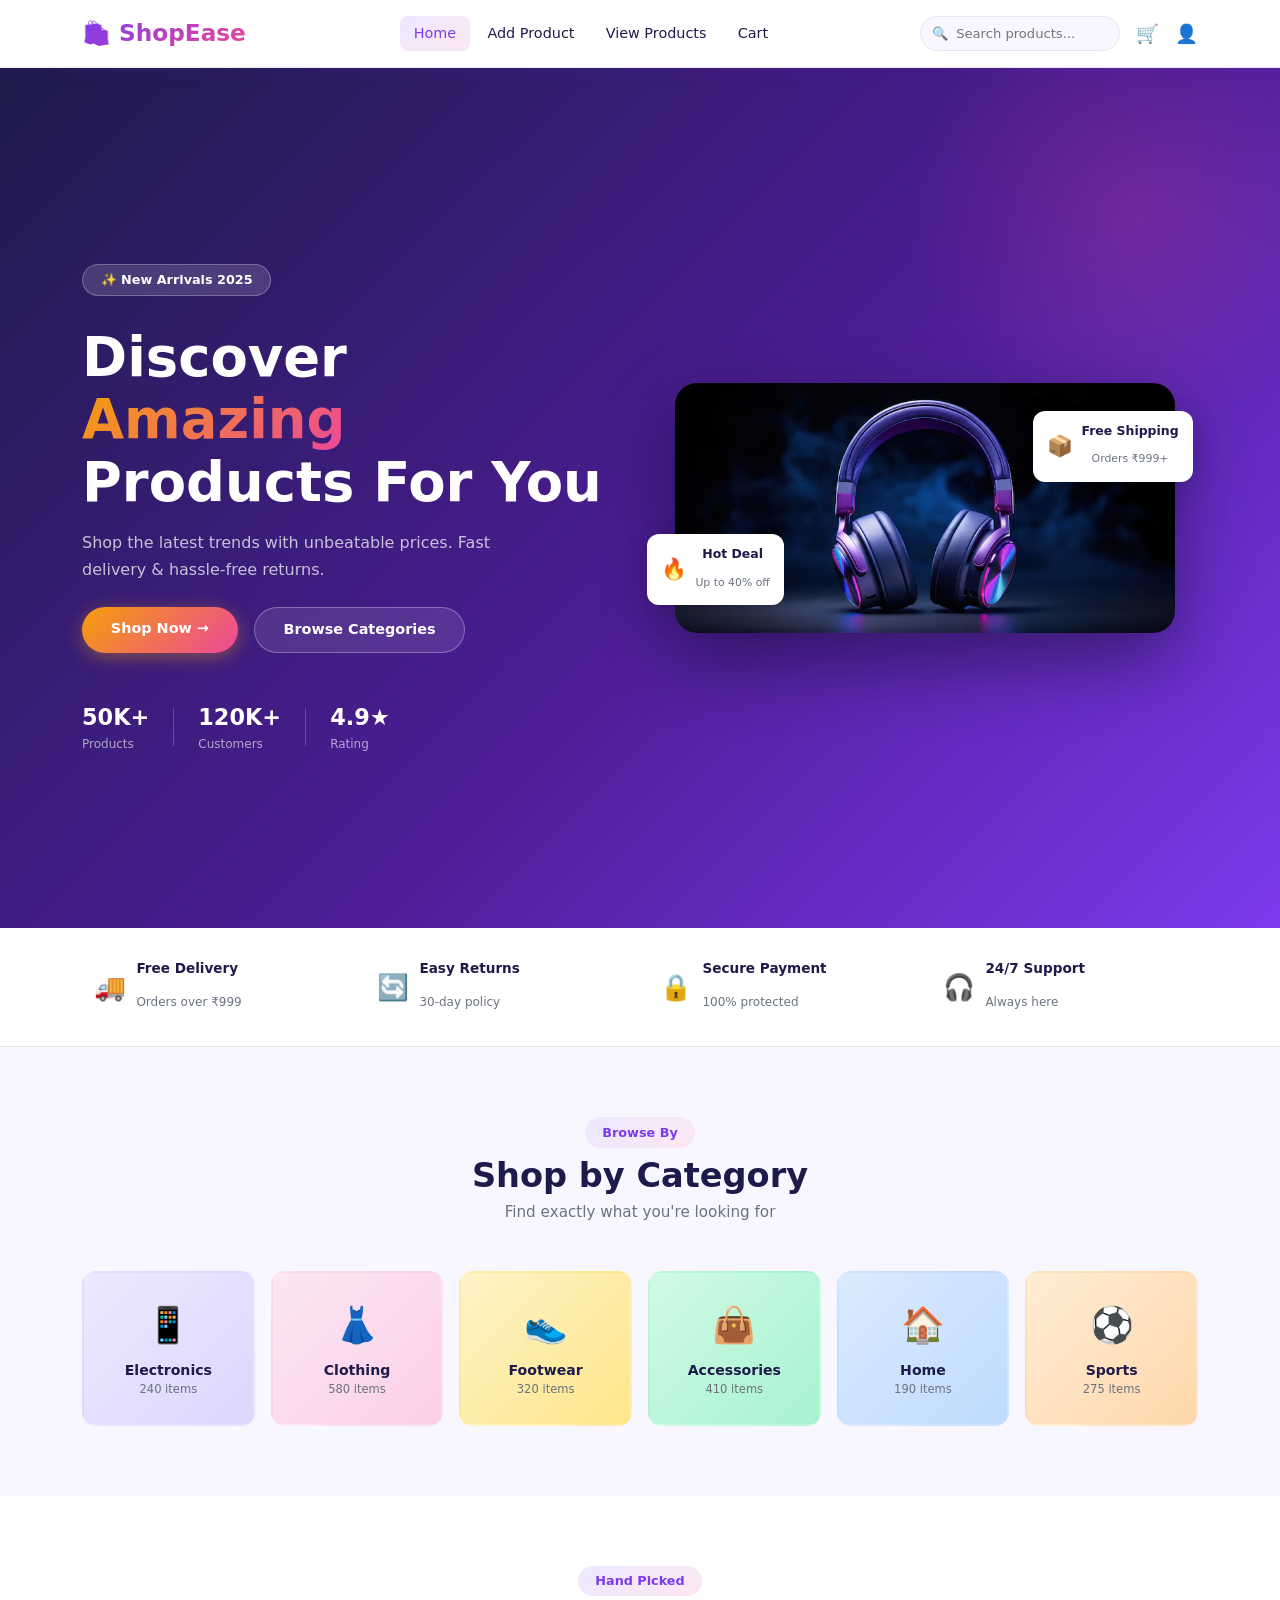
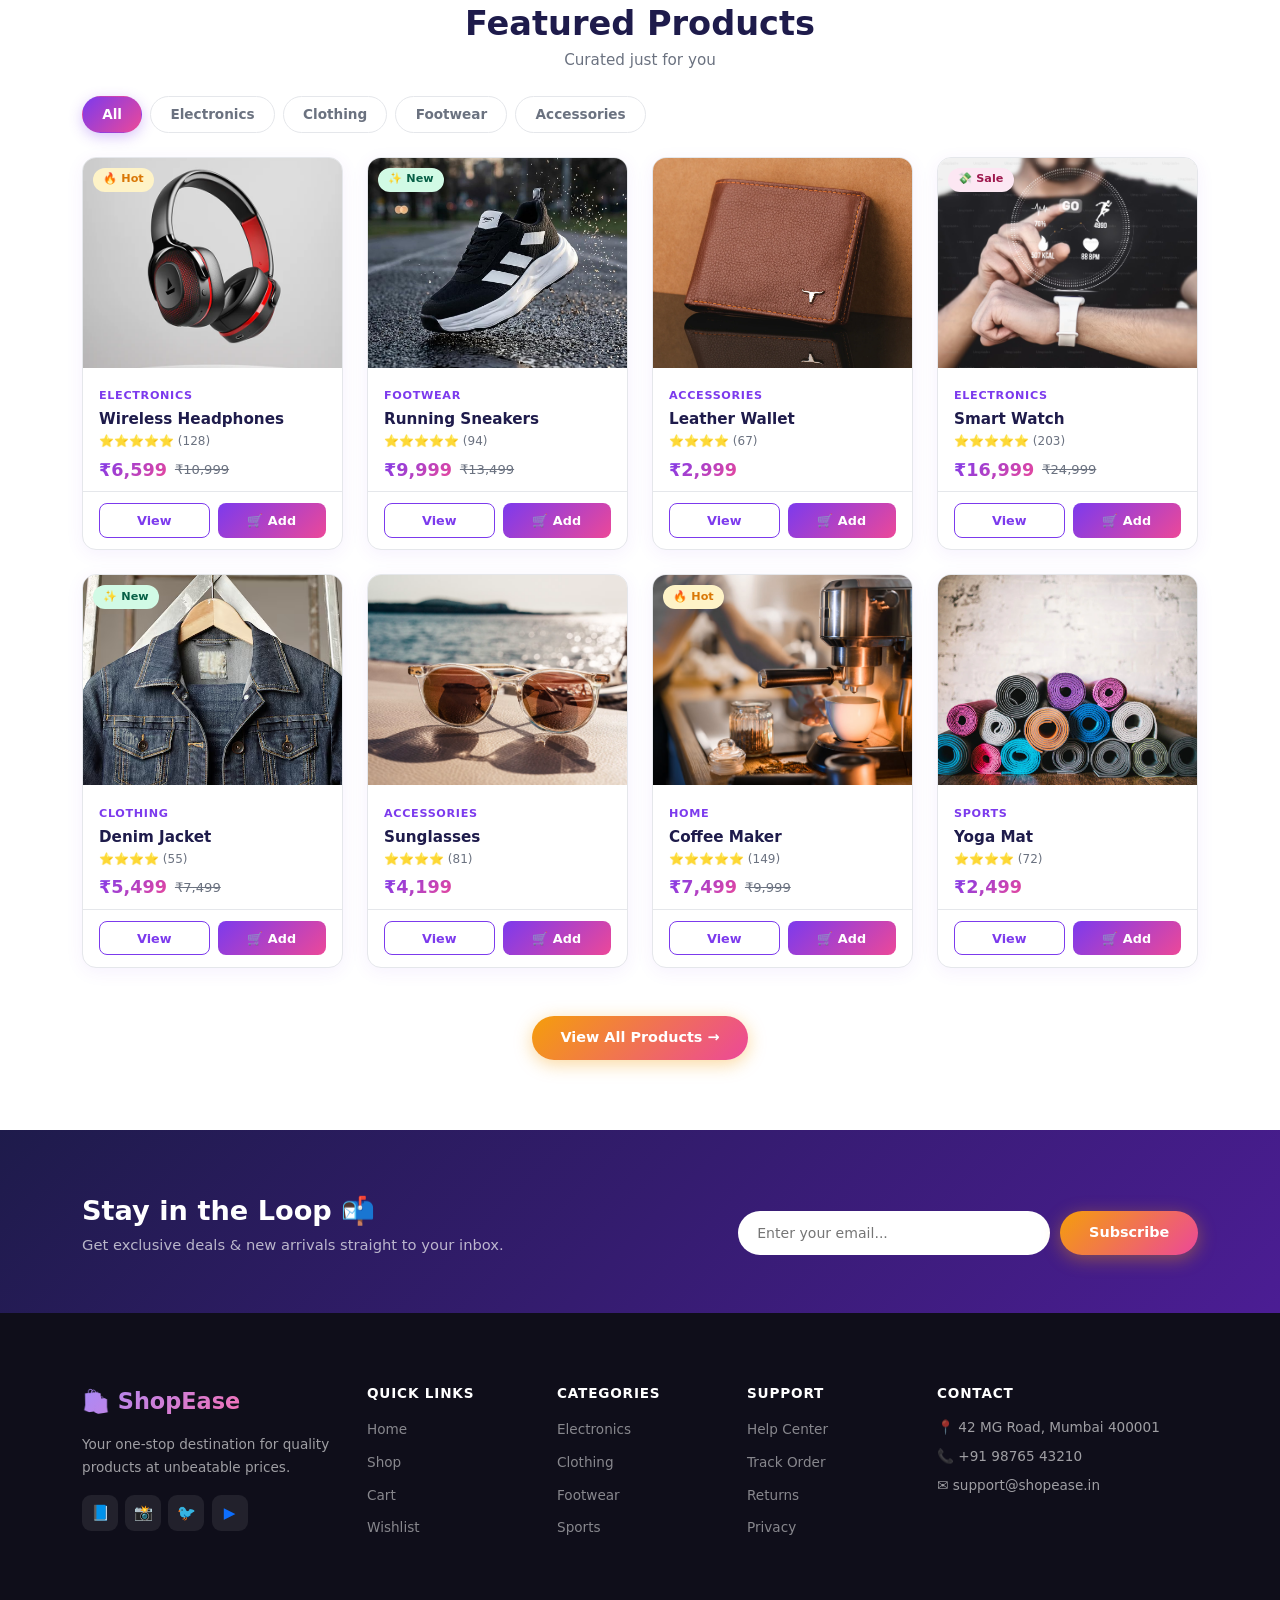
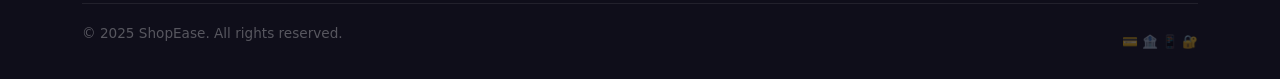
<file: index.html>
<!DOCTYPE html>
<html lang="en">
<head>
  <meta charset="UTF-8" />
  <meta name="viewport" content="width=device-width, initial-scale=1.0" />
  <title>ShopEase – Home</title>
  <link href="https://cdn.jsdelivr.net/npm/bootstrap@5.3.3/dist/css/bootstrap.min.css" rel="stylesheet" />
  <link rel="stylesheet" href="assets/css/style.css" />
</head>
<body>

  <nav class="navbar navbar-expand-lg sticky-top site-nav">
    <div class="container">
      <a class="navbar-brand brand" href="index.html">🛍️ ShopEase</a>
      <button class="navbar-toggler" type="button" data-bs-toggle="collapse" data-bs-target="#navMenu">
        <span class="navbar-toggler-icon"></span>
      </button>
      <div class="collapse navbar-collapse" id="navMenu">
        <ul class="navbar-nav mx-auto gap-1">
          <li class="nav-item"><a class="nav-link active" href="index.html">Home</a></li>
          <li class="nav-item"><a class="nav-link" href="add-product.html">Add Product</a></li>
          <li class="nav-item"><a class="nav-link" href="view-products.html">View Products</a></li>
          <li class="nav-item"><a class="nav-link" href="cart.html">Cart</a></li>
        </ul>
        <div class="d-flex align-items-center gap-3">
          <div class="search-wrap">
            <span>🔍</span>
            <input type="text" placeholder="Search products..." />
          </div>
          <a href="cart.html" class="nav-ico cart-btn">🛒<span class="cbadge" id="cart-badge" style="display:none">0</span></a>
          <a href="#" class="nav-ico">👤</a>
        </div>
      </div>
    </div>
  </nav>

  <section class="hero">
    <div class="container">
      <div class="row align-items-center" style="min-height:80vh">
        <div class="col-lg-6">
          <span class="pill mb-3 d-inline-block">✨ New Arrivals 2025</span>
          <h1>Discover <span class="grad">Amazing</span><br>Products For You</h1>
          <p class="hero-sub">Shop the latest trends with unbeatable prices. Fast delivery &amp; hassle-free returns.</p>
          <div class="d-flex gap-3 mt-4 flex-wrap">
            <a href="#products" class="btn-main">Shop Now →</a>
            <a href="#categories" class="btn-ghost">Browse Categories</a>
          </div>
          <div class="hero-stats mt-5">
            <div><span class="snum">50K+</span><span class="slbl">Products</span></div>
            <div class="sdiv"></div>
            <div><span class="snum">120K+</span><span class="slbl">Customers</span></div>
            <div class="sdiv"></div>
            <div><span class="snum">4.9★</span><span class="slbl">Rating</span></div>
          </div>
        </div>
        <div class="col-lg-6 mt-5 mt-lg-0 text-center">
          <div class="hero-img-wrap">
            <img src="assets/images/hero.jpg" alt="Hero" class="hero-img" />
            <div class="fcard fc1">🔥<div><b>Hot Deal</b><small>Up to 40% off</small></div></div>
            <div class="fcard fc2">📦<div><b>Free Shipping</b><small>Orders ₹999+</small></div></div>
          </div>
        </div>
      </div>
    </div>
  </section>

  <section class="trust-bar">
    <div class="container">
      <div class="row g-3 text-center text-md-start">
        <div class="col-6 col-md-3"><div class="trust-item">🚚<div><b>Free Delivery</b><small>Orders over ₹999</small></div></div></div>
        <div class="col-6 col-md-3"><div class="trust-item">🔄<div><b>Easy Returns</b><small>30-day policy</small></div></div></div>
        <div class="col-6 col-md-3"><div class="trust-item">🔒<div><b>Secure Payment</b><small>100% protected</small></div></div></div>
        <div class="col-6 col-md-3"><div class="trust-item">🎧<div><b>24/7 Support</b><small>Always here</small></div></div></div>
      </div>
    </div>
  </section>

  <section class="sec" id="categories">
    <div class="container">
      <div class="sec-head text-center mb-5">
        <span class="pill">Browse By</span>
        <h2>Shop by Category</h2>
        <p>Find exactly what you're looking for</p>
      </div>
      <div class="row g-3">
        <div class="col-6 col-md-4 col-lg-2"><a href="#" class="cat-card c1">📱<span>Electronics</span><small>240 items</small></a></div>
        <div class="col-6 col-md-4 col-lg-2"><a href="#" class="cat-card c2">👗<span>Clothing</span><small>580 items</small></a></div>
        <div class="col-6 col-md-4 col-lg-2"><a href="#" class="cat-card c3">👟<span>Footwear</span><small>320 items</small></a></div>
        <div class="col-6 col-md-4 col-lg-2"><a href="#" class="cat-card c4">👜<span>Accessories</span><small>410 items</small></a></div>
        <div class="col-6 col-md-4 col-lg-2"><a href="#" class="cat-card c5">🏠<span>Home</span><small>190 items</small></a></div>
        <div class="col-6 col-md-4 col-lg-2"><a href="#" class="cat-card c6">⚽<span>Sports</span><small>275 items</small></a></div>
      </div>
    </div>
  </section>

  <section class="sec sec-white" id="products">
    <div class="container">
      <div class="sec-head text-center mb-4">
        <span class="pill">Hand Picked</span>
        <h2>Featured Products</h2>
        <p>Curated just for you</p>
      </div>
      <div class="filter-tabs mb-4">
        <button class="ftab active" onclick="filter('all',this)">All</button>
        <button class="ftab" onclick="filter('Electronics',this)">Electronics</button>
        <button class="ftab" onclick="filter('Clothing',this)">Clothing</button>
        <button class="ftab" onclick="filter('Footwear',this)">Footwear</button>
        <button class="ftab" onclick="filter('Accessories',this)">Accessories</button>
      </div>
      <div class="row g-4" id="products-grid">

        <div class="col-sm-6 col-lg-3 pcol" data-cat="Electronics">
          <div class="pcard">
            <div class="pimg"><img src="assets/images/headphones.jpg" alt="Headphones"><span class="pbadge hot">🔥 Hot</span><div class="pover"><button>👁</button><button>❤️</button></div></div>
            <div class="pbody"><small>Electronics</small><h6>Wireless Headphones</h6><div class="stars">⭐⭐⭐⭐⭐ <span>(128)</span></div><div class="prices"><b>₹6,599</b><s>₹10,999</s></div></div>
            <div class="pfooter"><a href="single-product.html?id=p1" class="btn-out">View</a><button class="btn-add" onclick="addToCart('p1','Wireless Headphones',6599)">🛒 Add</button></div>
          </div>
        </div>

        <div class="col-sm-6 col-lg-3 pcol" data-cat="Footwear">
          <div class="pcard">
            <div class="pimg"><img src="assets/images/sneakers.jpg" alt="Sneakers"><span class="pbadge new">✨ New</span><div class="pover"><button>👁</button><button>❤️</button></div></div>
            <div class="pbody"><small>Footwear</small><h6>Running Sneakers</h6><div class="stars">⭐⭐⭐⭐⭐ <span>(94)</span></div><div class="prices"><b>₹9,999</b><s>₹13,499</s></div></div>
            <div class="pfooter"><a href="single-product.html?id=p2" class="btn-out">View</a><button class="btn-add" onclick="addToCart('p2','Running Sneakers',9999)">🛒 Add</button></div>
          </div>
        </div>

        <div class="col-sm-6 col-lg-3 pcol" data-cat="Accessories">
          <div class="pcard">
            <div class="pimg"><img src="assets/images/wallet.jpg" alt="Wallet"><div class="pover"><button>👁</button><button>❤️</button></div></div>
            <div class="pbody"><small>Accessories</small><h6>Leather Wallet</h6><div class="stars">⭐⭐⭐⭐ <span>(67)</span></div><div class="prices"><b>₹2,999</b></div></div>
            <div class="pfooter"><a href="single-product.html?id=p3" class="btn-out">View</a><button class="btn-add" onclick="addToCart('p3','Leather Wallet',2999)">🛒 Add</button></div>
          </div>
        </div>

        <div class="col-sm-6 col-lg-3 pcol" data-cat="Electronics">
          <div class="pcard">
            <div class="pimg"><img src="assets/images/smartwatch.jpg" alt="Watch"><span class="pbadge sale">💸 Sale</span><div class="pover"><button>👁</button><button>❤️</button></div></div>
            <div class="pbody"><small>Electronics</small><h6>Smart Watch</h6><div class="stars">⭐⭐⭐⭐⭐ <span>(203)</span></div><div class="prices"><b>₹16,999</b><s>₹24,999</s></div></div>
            <div class="pfooter"><a href="single-product.html?id=p4" class="btn-out">View</a><button class="btn-add" onclick="addToCart('p4','Smart Watch',16999)">🛒 Add</button></div>
          </div>
        </div>

        <div class="col-sm-6 col-lg-3 pcol" data-cat="Clothing">
          <div class="pcard">
            <div class="pimg"><img src="assets/images/jacket.jpg" alt="Jacket"><span class="pbadge new">✨ New</span><div class="pover"><button>👁</button><button>❤️</button></div></div>
            <div class="pbody"><small>Clothing</small><h6>Denim Jacket</h6><div class="stars">⭐⭐⭐⭐ <span>(55)</span></div><div class="prices"><b>₹5,499</b><s>₹7,499</s></div></div>
            <div class="pfooter"><a href="single-product.html?id=p5" class="btn-out">View</a><button class="btn-add" onclick="addToCart('p5','Denim Jacket',5499)">🛒 Add</button></div>
          </div>
        </div>

        <div class="col-sm-6 col-lg-3 pcol" data-cat="Accessories">
          <div class="pcard">
            <div class="pimg"><img src="assets/images/sunglasses.jpg" alt="Sunglasses"><div class="pover"><button>👁</button><button>❤️</button></div></div>
            <div class="pbody"><small>Accessories</small><h6>Sunglasses</h6><div class="stars">⭐⭐⭐⭐ <span>(81)</span></div><div class="prices"><b>₹4,199</b></div></div>
            <div class="pfooter"><a href="single-product.html?id=p8" class="btn-out">View</a><button class="btn-add" onclick="addToCart('p8','Sunglasses',4199)">🛒 Add</button></div>
          </div>
        </div>

        <div class="col-sm-6 col-lg-3 pcol" data-cat="Electronics">
          <div class="pcard">
            <div class="pimg"><img src="assets/images/coffee.jpg" alt="Coffee"><span class="pbadge hot">🔥 Hot</span><div class="pover"><button>👁</button><button>❤️</button></div></div>
            <div class="pbody"><small>Home</small><h6>Coffee Maker</h6><div class="stars">⭐⭐⭐⭐⭐ <span>(149)</span></div><div class="prices"><b>₹7,499</b><s>₹9,999</s></div></div>
            <div class="pfooter"><a href="single-product.html?id=p6" class="btn-out">View</a><button class="btn-add" onclick="addToCart('p6','Coffee Maker',7499)">🛒 Add</button></div>
          </div>
        </div>

        <div class="col-sm-6 col-lg-3 pcol" data-cat="Footwear">
          <div class="pcard">
            <div class="pimg"><img src="assets/images/yogamat.jpg" alt="Yoga Mat"><div class="pover"><button>👁</button><button>❤️</button></div></div>
            <div class="pbody"><small>Sports</small><h6>Yoga Mat</h6><div class="stars">⭐⭐⭐⭐ <span>(72)</span></div><div class="prices"><b>₹2,499</b></div></div>
            <div class="pfooter"><a href="single-product.html?id=p7" class="btn-out">View</a><button class="btn-add" onclick="addToCart('p7','Yoga Mat',2499)">🛒 Add</button></div>
          </div>
        </div>

      </div>
      <div class="text-center mt-5"><a href="view-products.html" class="btn-main">View All Products →</a></div>
    </div>
  </section>

  <section class="newsletter">
    <div class="container">
      <div class="nl-box">
        <div><h2>Stay in the Loop 📬</h2><p>Get exclusive deals &amp; new arrivals straight to your inbox.</p></div>
        <form onsubmit="subscribe(event)">
          <input type="email" placeholder="Enter your email..." required />
          <button type="submit" class="btn-main">Subscribe</button>
        </form>
      </div>
    </div>
  </section>

  <footer class="site-footer">
    <div class="container">
      <div class="row g-4 py-5">
        <div class="col-lg-3 col-md-6">
          <div class="fbrand">🛍️ ShopEase</div>
          <p>Your one-stop destination for quality products at unbeatable prices.</p>
          <div class="socials">
            <a href="#">📘</a><a href="#">📸</a><a href="#">🐦</a><a href="#">▶️</a>
          </div>
        </div>
        <div class="col-lg-2 col-6">
          <h6>Quick Links</h6>
          <ul><li><a href="index.html">Home</a></li><li><a href="view-products.html">Shop</a></li><li><a href="cart.html">Cart</a></li><li><a href="#">Wishlist</a></li></ul>
        </div>
        <div class="col-lg-2 col-6">
          <h6>Categories</h6>
          <ul><li><a href="#">Electronics</a></li><li><a href="#">Clothing</a></li><li><a href="#">Footwear</a></li><li><a href="#">Sports</a></li></ul>
        </div>
        <div class="col-lg-2 col-6">
          <h6>Support</h6>
          <ul><li><a href="#">Help Center</a></li><li><a href="#">Track Order</a></li><li><a href="#">Returns</a></li><li><a href="#">Privacy</a></li></ul>
        </div>
        <div class="col-lg-3 col-6">
          <h6>Contact</h6>
          <ul class="contact-list">
            <li>📍 42 MG Road, Mumbai 400001</li>
            <li>📞 +91 98765 43210</li>
            <li>✉️ support@shopease.in</li>
          </ul>
        </div>
      </div>
      <div class="fbot">
        <p>© 2025 ShopEase. All rights reserved.</p>
        <div>💳 🏦 📱 🔐</div>
      </div>
    </div>
  </footer>

  <div id="toasts"></div>
  <button class="btt" id="btt" onclick="scrollTo({top:0,behavior:'smooth'})">↑</button>

  <script src="https://cdn.jsdelivr.net/npm/bootstrap@5.3.3/dist/js/bootstrap.bundle.min.js"></script>
  <script>
    const getCart = () => JSON.parse(localStorage.getItem('ec_cart') || '[]');
    const saveCart = c => localStorage.setItem('ec_cart', JSON.stringify(c));

    // Seed hardcoded products into localStorage so single-product.html can load them
    const seedProducts = [
      {id:'p1', name:'Wireless Headphones', category:'Electronics', brand:'SoundMax', price:6599, stock:50, status:'active', shortDescription:'Premium wireless headphones with ANC', description:'Experience immersive sound with active noise cancellation, 30-hour battery life, and a lightweight ergonomic design built for all-day comfort. Bluetooth 5.2 connectivity.', image:'assets/images/headphones.jpg'},
      {id:'p2', name:'Running Sneakers', category:'Footwear', brand:'SpeedFit', price:9999, stock:35, status:'active', shortDescription:'Lightweight running shoes for all terrains', description:'Engineered for performance with breathable mesh upper, responsive cushioning, and durable rubber outsole. Perfect for daily runs and gym sessions.', image:'assets/images/sneakers.jpg'},
      {id:'p3', name:'Leather Wallet', category:'Accessories', brand:'CraftHide', price:2999, stock:80, status:'active', shortDescription:'Slim genuine leather bifold wallet', description:'Handcrafted from full-grain leather with RFID blocking technology. Features 6 card slots, 2 cash compartments, and a slim profile that fits any pocket.', image:'assets/images/wallet.jpg'},
      {id:'p4', name:'Smart Watch', category:'Electronics', brand:'TechWrist', price:16999, stock:20, status:'active', shortDescription:'Feature-rich smartwatch with health tracking', description:'Track your fitness goals with heart rate monitoring, SpO2 sensor, GPS, and 7-day battery life. Compatible with Android and iOS. Water resistant up to 50m.', image:'assets/images/smartwatch.jpg'},
      {id:'p5', name:'Denim Jacket', category:'Clothing', brand:'UrbanWear', price:5499, stock:45, status:'active', shortDescription:'Classic denim jacket for all seasons', description:'Premium quality denim jacket with a relaxed fit. Features button closure, chest pockets, and side pockets. Available in multiple washes. Machine washable.', image:'assets/images/jacket.jpg'},
      {id:'p6', name:'Coffee Maker', category:'Home', brand:'BrewMaster', price:7499, stock:30, status:'active', shortDescription:'Automatic drip coffee maker 12-cup', description:'Brew the perfect cup every time with programmable settings, built-in grinder, and thermal carafe that keeps coffee hot for 4 hours. Easy clean removable parts.', image:'assets/images/coffee.jpg'},
      {id:'p7', name:'Yoga Mat', category:'Sports', brand:'ZenFlex', price:2499, stock:60, status:'active', shortDescription:'Non-slip eco-friendly yoga mat 6mm', description:'Made from natural rubber with a non-slip surface on both sides. 6mm thick for joint support. Includes carrying strap. Eco-friendly and sweat-resistant.', image:'assets/images/yogamat.jpg'},
      {id:'p8', name:'Sunglasses', category:'Accessories', brand:'VisionPro', price:4199, stock:55, status:'active', shortDescription:'UV400 polarized sunglasses', description:'Polarized lenses with UV400 protection block 100% of harmful UVA and UVB rays. Lightweight TR90 frame with spring hinges for a comfortable all-day fit.', image:'assets/images/sunglasses.jpg'}
    ];

    (function seedToStorage() {
      if (localStorage.getItem('Products_seeded')) return;
      const stored = JSON.parse(localStorage.getItem('Products')) || [];
      seedProducts.forEach(sp => {
        if (!stored.find(p => p.id === sp.id)) stored.push(sp);
      });
      localStorage.setItem('Products', JSON.stringify(stored));
      localStorage.setItem('Products_seeded', '1');
    })();

    function updateBadge() {
      const n = getCart().reduce((s,i) => s+i.qty, 0);
      const b = document.getElementById('cart-badge');
      b.textContent = n; b.style.display = n ? 'flex' : 'none';
    }

    function addToCart(id, name, price) {
      const sp = seedProducts.find(p => p.id === id);
      const image = sp ? sp.image : '';
      const cart = getCart(), ex = cart.find(i => i.id === id);
      ex ? ex.qty++ : cart.push({id, name, price, image, qty:1});
      saveCart(cart); updateBadge(); toast(`"${name}" added to cart 🛒`);
    }

    function toast(msg) {
      const d = document.createElement('div');
      d.className = 'toast-msg'; d.textContent = msg;
      document.getElementById('toasts').appendChild(d);
      setTimeout(() => d.classList.add('hide'), 2500);
      setTimeout(() => d.remove(), 3000);
    }

    function filter(cat, btn) {
      document.querySelectorAll('.ftab').forEach(b => b.classList.remove('active'));
      btn.classList.add('active');
      document.querySelectorAll('.pcol').forEach(c => c.style.display = (cat==='all'||c.dataset.cat===cat) ? '' : 'none');
    }

    function subscribe(e) { e.preventDefault(); toast('🎉 Subscribed!'); e.target.reset(); }

    window.addEventListener('scroll', () => document.getElementById('btt').classList.toggle('show', scrollY > 400));
    updateBadge();
  </script>
</body>
</html>
</file>
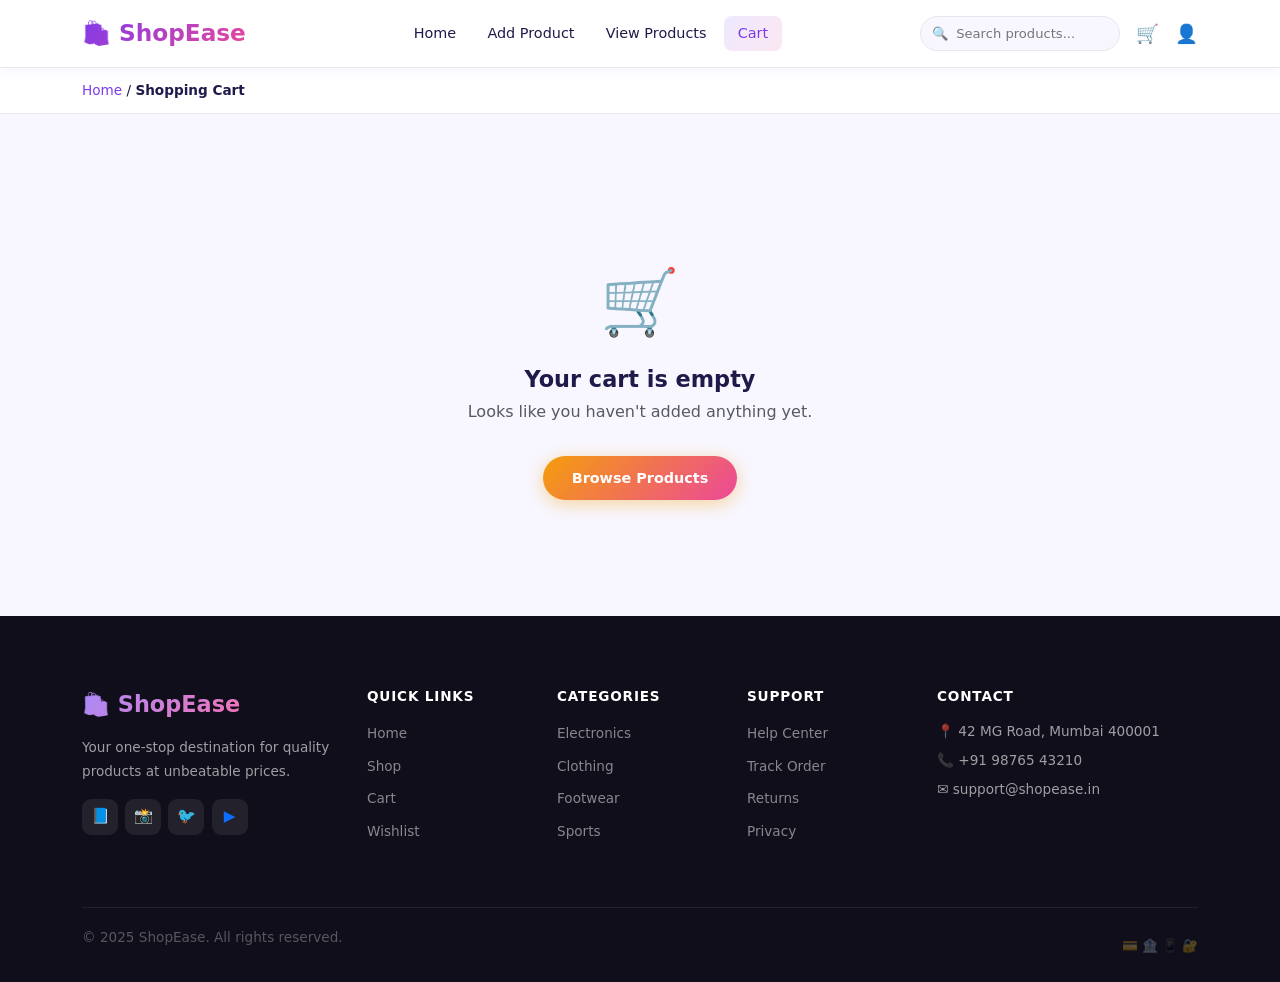
<file: cart.html>
<!DOCTYPE html>
<html lang="en">
<head>
  <meta charset="UTF-8" />
  <meta name="viewport" content="width=device-width, initial-scale=1.0" />
  <title>ShopEase – Cart</title>
  <link href="https://cdn.jsdelivr.net/npm/bootstrap@5.3.3/dist/css/bootstrap.min.css" rel="stylesheet" />
  <link rel="stylesheet" href="assets/css/style.css" />
  <link rel="stylesheet" href="assets/css/cart.css" />
</head>
<body>

  <nav class="navbar navbar-expand-lg sticky-top site-nav">
    <div class="container">
      <a class="navbar-brand brand" href="index.html">🛍️ ShopEase</a>
      <button class="navbar-toggler" type="button" data-bs-toggle="collapse" data-bs-target="#navMenu">
        <span class="navbar-toggler-icon"></span>
      </button>
      <div class="collapse navbar-collapse" id="navMenu">
        <ul class="navbar-nav mx-auto gap-1">
          <li class="nav-item"><a class="nav-link" href="index.html">Home</a></li>
          <li class="nav-item"><a class="nav-link" href="add-product.html">Add Product</a></li>
          <li class="nav-item"><a class="nav-link" href="view-products.html">View Products</a></li>
          <li class="nav-item"><a class="nav-link active" href="cart.html">Cart</a></li>
        </ul>
        <div class="d-flex align-items-center gap-3">
          <div class="search-wrap"><span>🔍</span><input type="text" placeholder="Search products..." /></div>
          <a href="cart.html" class="nav-ico cart-btn active">🛒<span class="cbadge" id="cart-badge" style="display:none">0</span></a>
          <a href="#" class="nav-ico">👤</a>
        </div>
      </div>
    </div>
  </nav>

  <!-- BREADCRUMB -->
  <div class="breadcrumb-bar">
    <div class="container">
      <span><a href="index.html">Home</a> / <strong>Shopping Cart</strong></span>
    </div>
  </div>

  <!-- CART -->
  <section class="sec" id="cart-section">
    <div class="container" id="cart-content"></div>
  </section>

  <!-- FOOTER -->
  <footer class="site-footer">
    <div class="container">
      <div class="row g-4 py-5">
        <div class="col-lg-3 col-md-6">
          <div class="fbrand">🛍️ ShopEase</div>
          <p>Your one-stop destination for quality products at unbeatable prices.</p>
          <div class="socials"><a href="#">📘</a><a href="#">📸</a><a href="#">🐦</a><a href="#">▶️</a></div>
        </div>
        <div class="col-lg-2 col-6"><h6>Quick Links</h6><ul><li><a href="index.html">Home</a></li><li><a href="view-products.html">Shop</a></li><li><a href="cart.html">Cart</a></li><li><a href="#">Wishlist</a></li></ul></div>
        <div class="col-lg-2 col-6"><h6>Categories</h6><ul><li><a href="#">Electronics</a></li><li><a href="#">Clothing</a></li><li><a href="#">Footwear</a></li><li><a href="#">Sports</a></li></ul></div>
        <div class="col-lg-2 col-6"><h6>Support</h6><ul><li><a href="#">Help Center</a></li><li><a href="#">Track Order</a></li><li><a href="#">Returns</a></li><li><a href="#">Privacy</a></li></ul></div>
        <div class="col-lg-3 col-6"><h6>Contact</h6><ul class="contact-list"><li>📍 42 MG Road, Mumbai 400001</li><li>📞 +91 98765 43210</li><li>✉️ support@shopease.in</li></ul></div>
      </div>
      <div class="fbot"><p>© 2025 ShopEase. All rights reserved.</p><div>💳 🏦 📱 🔐</div></div>
    </div>
  </footer>

  <div id="toasts"></div>
  <button class="btt" id="btt" onclick="scrollTo({top:0,behavior:'smooth'})">↑</button>

  <script src="https://cdn.jsdelivr.net/npm/bootstrap@5.3.3/dist/js/bootstrap.bundle.min.js"></script>
  <script>
    const getCart = () => JSON.parse(localStorage.getItem('ec_cart') || '[]');
    const saveCart = c => localStorage.setItem('ec_cart', JSON.stringify(c));

    function updateBadge() {
      const n = getCart().reduce((s,i) => s+i.qty, 0);
      const b = document.getElementById('cart-badge');
      b.textContent = n; b.style.display = n ? 'flex' : 'none';
    }

    function toast(msg, type='success') {
      const d = document.createElement('div');
      d.className = 'toast-msg' + (type==='error' ? ' terror' : '');
      d.textContent = msg;
      document.getElementById('toasts').appendChild(d);
      setTimeout(() => d.classList.add('hide'), 2500);
      setTimeout(() => d.remove(), 3000);
    }

    function renderCart() {
      const cart = getCart();
      updateBadge();
      const content = document.getElementById('cart-content');

      if (!cart.length) {
        content.innerHTML = `
          <div class="empty-box">
            <div class="empty-ico">🛒</div>
            <h4>Your cart is empty</h4>
            <p class="text-muted">Looks like you haven't added anything yet.</p>
            <a href="index.html" class="btn-main mt-3">Browse Products</a>
          </div>`;
        return;
      }

      const subtotal = cart.reduce((s,i) => s + Number(i.price) * i.qty, 0);
      const shipping = subtotal >= 999 ? 0 : 99;
      const tax = Math.round(subtotal * 0.18);
      const total = subtotal + shipping + tax;

      content.innerHTML = `
        <div class="row g-4 align-items-start">
          <div class="col-lg-8">
            <div class="cart-box">
              <div class="cart-head">
                <span>Product</span><span>Price</span><span>Qty</span><span>Total</span><span></span>
              </div>
              ${cart.map(item => `
                <div class="cart-row">
                  <div class="cart-prod">
                    <img src="${item.image || 'https://picsum.photos/80/80?random=' + item.id}" alt="${item.name}" />
                    <div>
                      <div class="cart-name">${item.name}</div>
                      <div class="cart-cat text-muted small">${item.category || ''}</div>
                    </div>
                  </div>
                  <div class="cart-price">₹${Number(item.price).toLocaleString('en-IN')}</div>
                  <div class="qty-wrap">
                    <button onclick="changeQty('${item.id}',-1)">−</button>
                    <span>${item.qty}</span>
                    <button onclick="changeQty('${item.id}',1)">+</button>
                  </div>
                  <div class="cart-total">₹${(Number(item.price)*item.qty).toLocaleString('en-IN')}</div>
                  <button class="cart-del" onclick="removeItem('${item.id}')">🗑</button>
                </div>
              `).join('')}
            </div>
            <div class="d-flex justify-content-between mt-3 flex-wrap gap-2">
              <a href="index.html" class="btn-ghost-dark">← Continue Shopping</a>
              <button class="btn-del-all" onclick="clearCart()">🗑 Clear Cart</button>
            </div>
          </div>

          <div class="col-lg-4">
            <div class="summary-box">
              <h5 class="fw-800 mb-4">Order Summary</h5>
              <div class="sum-row"><span>Subtotal (${cart.reduce((s,i)=>s+i.qty,0)} items)</span><span>₹${subtotal.toLocaleString('en-IN')}</span></div>
              <div class="sum-row"><span>Shipping</span><span>${shipping === 0 ? '<span class="text-success">FREE</span>' : '₹'+shipping}</span></div>
              <div class="sum-row"><span>GST (18%)</span><span>₹${tax.toLocaleString('en-IN')}</span></div>
              ${subtotal < 999 ? `<p class="small text-muted mt-1">Add ₹${(999-subtotal).toLocaleString('en-IN')} more for free shipping!</p>` : ''}
              <div class="sum-total"><span>Total</span><span>₹${total.toLocaleString('en-IN')}</span></div>
              <button class="btn-main w-100 mt-3" onclick="checkout()">Proceed to Checkout →</button>
            </div>
          </div>
        </div>`;
    }

    function changeQty(id, delta) {
      const cart = getCart();
      const item = cart.find(i => i.id == id);
      if (!item) return;
      item.qty += delta;
      if (item.qty <= 0) saveCart(cart.filter(i => i.id != id));
      else saveCart(cart);
      renderCart();
    }

    function removeItem(id) {
      saveCart(getCart().filter(i => i.id != id));
      toast('Item removed', 'error');
      renderCart();
    }

    function clearCart() {
      if (confirm('Remove all items from cart?')) {
        saveCart([]);
        toast('Cart cleared', 'error');
        renderCart();
      }
    }

    function checkout() {
      if (confirm('Proceed to checkout? (Demo)')) {
        saveCart([]);
        toast('🎉 Order placed successfully!');
        renderCart();
      }
    }

    window.addEventListener('scroll', () => document.getElementById('btt').classList.toggle('show', scrollY > 400));
    renderCart();
  </script>
</body>
</html>
</file>
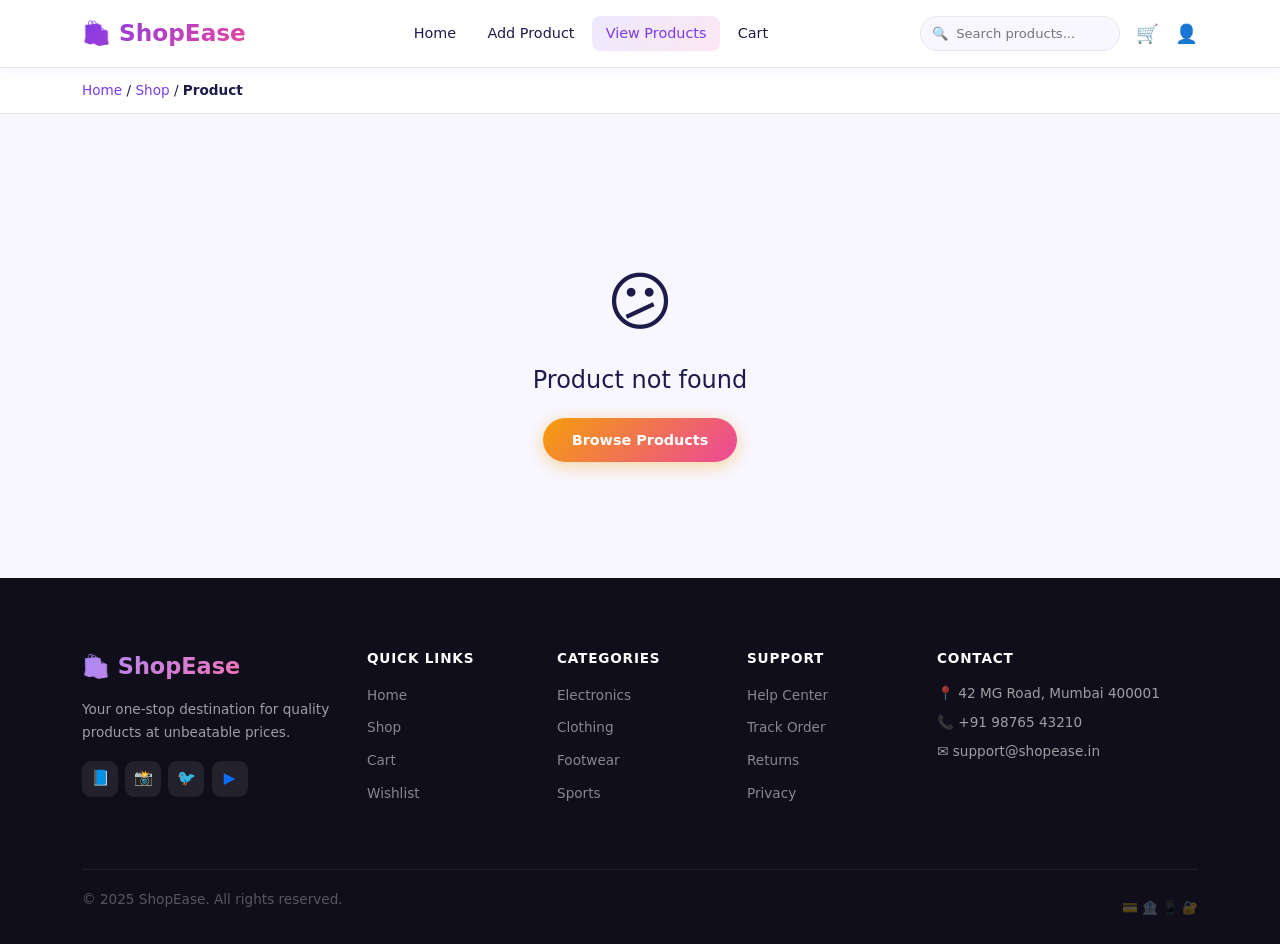
<file: single-product.html>
<!DOCTYPE html>
<html lang="en">
<head>
  <meta charset="UTF-8" />
  <meta name="viewport" content="width=device-width, initial-scale=1.0" />
  <title>ShopEase – Product</title>
  <link href="https://cdn.jsdelivr.net/npm/bootstrap@5.3.3/dist/css/bootstrap.min.css" rel="stylesheet" />
  <link rel="stylesheet" href="assets/css/style.css" />
  <link rel="stylesheet" href="assets/css/single-product.css" />
</head>
<body>

  <nav class="navbar navbar-expand-lg sticky-top site-nav">
    <div class="container">
      <a class="navbar-brand brand" href="index.html">🛍️ ShopEase</a>
      <button class="navbar-toggler" type="button" data-bs-toggle="collapse" data-bs-target="#navMenu">
        <span class="navbar-toggler-icon"></span>
      </button>
      <div class="collapse navbar-collapse" id="navMenu">
        <ul class="navbar-nav mx-auto gap-1">
          <li class="nav-item"><a class="nav-link" href="index.html">Home</a></li>
          <li class="nav-item"><a class="nav-link" href="add-product.html">Add Product</a></li>
          <li class="nav-item"><a class="nav-link active" href="view-products.html">View Products</a></li>
          <li class="nav-item"><a class="nav-link" href="cart.html">Cart</a></li>
        </ul>
        <div class="d-flex align-items-center gap-3">
          <div class="search-wrap"><span>🔍</span><input type="text" placeholder="Search products..." /></div>
          <a href="cart.html" class="nav-ico cart-btn">🛒<span class="cbadge" id="cart-badge" style="display:none">0</span></a>
          <a href="#" class="nav-ico">👤</a>
        </div>
      </div>
    </div>
  </nav>

  <!-- BREADCRUMB -->
  <div class="breadcrumb-bar">
    <div class="container">
      <span><a href="index.html">Home</a> / <a href="view-products.html">Shop</a> / <strong id="bc-name">Product</strong></span>
    </div>
  </div>

  <!-- PRODUCT DETAIL -->
  <section class="sec" id="product-detail">
    <div class="container">
      <div class="text-center py-5 text-muted" id="loading">Loading product...</div>
    </div>
  </section>

  <!-- RELATED PRODUCTS -->
  <section class="sec sec-white" id="related-section" style="display:none">
    <div class="container">
      <div class="sec-head mb-4">
        <span class="pill">You May Also Like</span>
        <h2>Related Products</h2>
      </div>
      <div class="row g-4" id="related-grid"></div>
    </div>
  </section>

  <!-- FOOTER -->
  <footer class="site-footer">
    <div class="container">
      <div class="row g-4 py-5">
        <div class="col-lg-3 col-md-6">
          <div class="fbrand">🛍️ ShopEase</div>
          <p>Your one-stop destination for quality products at unbeatable prices.</p>
          <div class="socials"><a href="#">📘</a><a href="#">📸</a><a href="#">🐦</a><a href="#">▶️</a></div>
        </div>
        <div class="col-lg-2 col-6"><h6>Quick Links</h6><ul><li><a href="index.html">Home</a></li><li><a href="view-products.html">Shop</a></li><li><a href="cart.html">Cart</a></li><li><a href="#">Wishlist</a></li></ul></div>
        <div class="col-lg-2 col-6"><h6>Categories</h6><ul><li><a href="#">Electronics</a></li><li><a href="#">Clothing</a></li><li><a href="#">Footwear</a></li><li><a href="#">Sports</a></li></ul></div>
        <div class="col-lg-2 col-6"><h6>Support</h6><ul><li><a href="#">Help Center</a></li><li><a href="#">Track Order</a></li><li><a href="#">Returns</a></li><li><a href="#">Privacy</a></li></ul></div>
        <div class="col-lg-3 col-6"><h6>Contact</h6><ul class="contact-list"><li>📍 42 MG Road, Mumbai 400001</li><li>📞 +91 98765 43210</li><li>✉️ support@shopease.in</li></ul></div>
      </div>
      <div class="fbot"><p>© 2025 ShopEase. All rights reserved.</p><div>💳 🏦 📱 🔐</div></div>
    </div>
  </footer>

  <div id="toasts"></div>
  <button class="btt" id="btt" onclick="scrollTo({top:0,behavior:'smooth'})">↑</button>

  <script src="https://cdn.jsdelivr.net/npm/bootstrap@5.3.3/dist/js/bootstrap.bundle.min.js"></script>
  <script>
    const getCart = () => JSON.parse(localStorage.getItem('ec_cart') || '[]');
    const saveCart = c => localStorage.setItem('ec_cart', JSON.stringify(c));

    function updateBadge() {
      const n = getCart().reduce((s,i) => s+i.qty, 0);
      const b = document.getElementById('cart-badge');
      b.textContent = n; b.style.display = n ? 'flex' : 'none';
    }

    function toast(msg, type='success') {
      const d = document.createElement('div');
      d.className = 'toast-msg' + (type==='error' ? ' terror' : '');
      d.textContent = msg;
      document.getElementById('toasts').appendChild(d);
      setTimeout(() => d.classList.add('hide'), 2500);
      setTimeout(() => d.remove(), 3000);
    }

    function addToCart(id, name, price, image) {
      const cart = getCart(), ex = cart.find(i => i.id === id);
      ex ? ex.qty++ : cart.push({id, name, price, image, qty:1});
      saveCart(cart); updateBadge(); toast(`"${name}" added to cart 🛒`);
    }

    // Load product
    const params = new URLSearchParams(window.location.search);
    const pId = params.get('id');
    const products = JSON.parse(localStorage.getItem('Products')) || [];
    const product = products.find(p => p.id == pId);
    const section = document.getElementById('product-detail');

    if (!product) {
      section.innerHTML = `<div class="container"><div class="empty-box"><div class="empty-ico">😕</div><h4>Product not found</h4><a href="view-products.html" class="btn-main mt-3">Browse Products</a></div></div>`;
    } else {
      document.title = 'ShopEase – ' + product.name;
      document.getElementById('bc-name').textContent = product.name;

      section.innerHTML = `
        <div class="container">
          <div class="row g-5 align-items-start">
            <div class="col-lg-5">
              <div class="sp-img-wrap">
                <img src="${product.image}" alt="${product.name}" id="main-img" />
              </div>
            </div>
            <div class="col-lg-7">
              <span class="cat-badge mb-2 d-inline-block">${product.category}</span>
              <h2 class="sp-name">${product.name}</h2>
              <div class="sp-rating mb-2">⭐⭐⭐⭐⭐ <span class="text-muted small">(64 reviews)</span></div>
              <div class="sp-price mb-3">₹${Number(product.price).toLocaleString('en-IN')}</div>
              <p class="sp-desc">${product.description || product.shortDescription || ''}</p>
              <div class="sp-meta mb-4">
                <div class="sp-meta-row"><span>Brand</span><span>${product.brand || 'N/A'}</span></div>
                <div class="sp-meta-row"><span>Stock</span><span class="${Number(product.stock) > 5 ? 'text-success' : 'text-danger'}">${product.stock} units</span></div>
                <div class="sp-meta-row"><span>Status</span><span class="status-badge s-${product.status}">${product.status}</span></div>
              </div>
              <div class="d-flex align-items-center gap-3 flex-wrap">
                <div class="qty-wrap">
                  <button onclick="changeQty(-1)">−</button>
                  <input type="number" id="qty" value="1" min="1" max="${product.stock}" />
                  <button onclick="changeQty(1)">+</button>
                </div>
                <button class="btn-main" onclick="addToCartQty()">🛒 Add to Cart</button>
                <a href="add-product.html?id=${product.id}" class="btn-edit">✏️ Edit</a>
                <button class="btn-del" onclick="deleteProduct()">🗑 Delete</button>
              </div>
            </div>
          </div>

          <!-- TABS -->
          <div class="sp-tabs mt-5">
            <div class="tab-nav">
              <button class="stab active" onclick="switchTab('desc',this)">Description</button>
              <button class="stab" onclick="switchTab('info',this)">Additional Info</button>
            </div>
            <div class="tab-body">
              <div id="tab-desc" class="tab-pane active">${product.description || 'No description available.'}</div>
              <div id="tab-info" class="tab-pane" style="display:none">
                <table class="info-table">
                  <tr><th>Brand</th><td>${product.brand || 'N/A'}</td></tr>
                  <tr><th>Category</th><td>${product.category}</td></tr>
                  <tr><th>Stock</th><td>${product.stock} units</td></tr>
                  <tr><th>Status</th><td>${product.status}</td></tr>
                </table>
              </div>
            </div>
          </div>
        </div>
      `;

      // Related products
      const related = products.filter(p => p.category === product.category && p.id !== product.id).slice(0,4);
      if (related.length) {
        document.getElementById('related-section').style.display = '';
        document.getElementById('related-grid').innerHTML = related.map(p => `
          <div class="col-sm-6 col-lg-3">
            <div class="pcard">
              <div class="pimg"><img src="${p.image}" alt="${p.name}" /><div class="pover"><button>👁</button><button>❤️</button></div></div>
              <div class="pbody"><small>${p.category}</small><h6>${p.name}</h6><div class="prices"><b>₹${Number(p.price).toLocaleString('en-IN')}</b></div></div>
              <div class="pfooter"><a href="single-product.html?id=${p.id}" class="btn-out">View</a><button class="btn-add" onclick="addToCart(${p.id},'${p.name}',${p.price},'${p.image}')">🛒 Add</button></div>
            </div>
          </div>
        `).join('');
      }
    }

    function changeQty(delta) {
      const input = document.getElementById('qty');
      if (!input) return;
      const val = Math.max(1, Math.min(Number(product ? product.stock : 99), Number(input.value) + delta));
      input.value = val;
    }

    function addToCartQty() {
      if (!product) return;
      const qty = Number(document.getElementById('qty').value);
      const cart = getCart();
      const ex = cart.find(i => i.id === product.id);
      if (ex) ex.qty += qty;
      else cart.push({id: product.id, name: product.name, price: product.price, image: product.image, qty});
      saveCart(cart); updateBadge(); toast(`"${product.name}" added to cart 🛒`);
    }

    function deleteProduct() {
      if (confirm('Are you sure to Delete this Product..?')) {
        const index = products.findIndex(p => p.id == pId);
        if (index !== -1) products.splice(index, 1);
        localStorage.setItem('Products', JSON.stringify(products));
        saveCart(getCart().filter(i => i.id != pId));
        toast('Product deleted', 'error');
        setTimeout(() => location.href = 'view-products.html', 1000);
      }
    }

    function switchTab(tab, btn) {
      document.querySelectorAll('.stab').forEach(b => b.classList.remove('active'));
      document.querySelectorAll('.tab-pane').forEach(p => p.style.display = 'none');
      btn.classList.add('active');
      document.getElementById('tab-' + tab).style.display = 'block';
    }

    window.addEventListener('scroll', () => document.getElementById('btt').classList.toggle('show', scrollY > 400));
    updateBadge();
  </script>
</body>
</html>
</file>
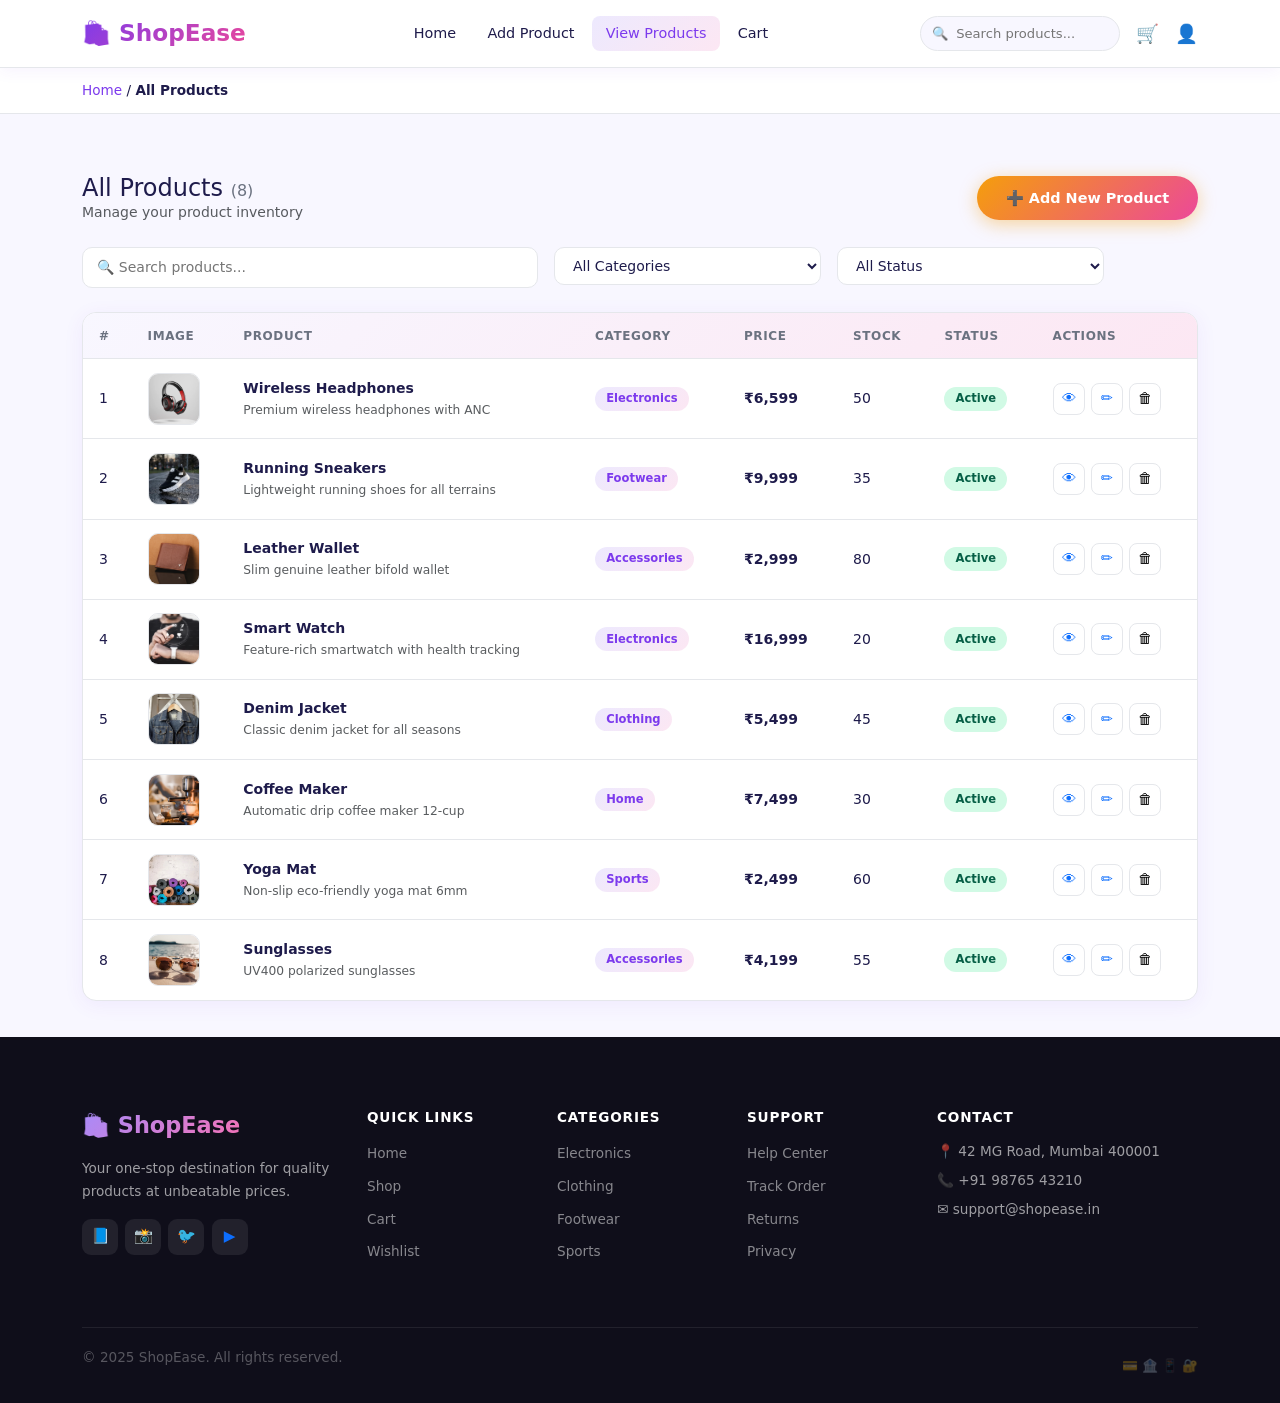
<file: view-products.html>
<!DOCTYPE html>
<html lang="en">
<head>
  <meta charset="UTF-8" />
  <meta name="viewport" content="width=device-width, initial-scale=1.0" />
  <title>ShopEase – View Products</title>
  <link href="https://cdn.jsdelivr.net/npm/bootstrap@5.3.3/dist/css/bootstrap.min.css" rel="stylesheet" />
  <link rel="stylesheet" href="assets/css/style.css" />
  <link rel="stylesheet" href="assets/css/view-products.css" />
</head>
<body>

  <nav class="navbar navbar-expand-lg sticky-top site-nav">
    <div class="container">
      <a class="navbar-brand brand" href="index.html">🛍️ ShopEase</a>
      <button class="navbar-toggler" type="button" data-bs-toggle="collapse" data-bs-target="#navMenu">
        <span class="navbar-toggler-icon"></span>
      </button>
      <div class="collapse navbar-collapse" id="navMenu">
        <ul class="navbar-nav mx-auto gap-1">
          <li class="nav-item"><a class="nav-link" href="index.html">Home</a></li>
          <li class="nav-item"><a class="nav-link" href="add-product.html">Add Product</a></li>
          <li class="nav-item"><a class="nav-link active" href="view-products.html">View Products</a></li>
          <li class="nav-item"><a class="nav-link" href="cart.html">Cart</a></li>
        </ul>
        <div class="d-flex align-items-center gap-3">
          <div class="search-wrap"><span>🔍</span><input type="text" placeholder="Search products..." /></div>
          <a href="cart.html" class="nav-ico cart-btn">🛒<span class="cbadge" id="cart-badge" style="display:none">0</span></a>
          <a href="#" class="nav-ico">👤</a>
        </div>
      </div>
    </div>
  </nav>

  <!-- BREADCRUMB -->
  <div class="breadcrumb-bar">
    <div class="container">
      <span><a href="index.html">Home</a> / <strong>All Products</strong></span>
    </div>
  </div>

  <!-- MAIN -->
  <section class="sec">
    <div class="container">
      <div class="d-flex align-items-center justify-content-between flex-wrap gap-3 mb-4">
        <div>
          <h4 class="fw-800 mb-0">All Products <span class="prod-count" id="prod-count"></span></h4>
          <p class="text-muted small mb-0">Manage your product inventory</p>
        </div>
        <a href="add-product.html" class="btn-main">➕ Add New Product</a>
      </div>

      <!-- FILTERS -->
      <div class="row g-3 mb-4">
        <div class="col-md-5"><input type="text" id="search" class="filter-input" placeholder="🔍 Search products..." /></div>
        <div class="col-md-3">
          <select id="filter-cat" class="filter-input">
            <option value="">All Categories</option>
            <option value="Electronics">Electronics</option>
            <option value="Clothing">Clothing</option>
            <option value="Footwear">Footwear</option>
            <option value="Accessories">Accessories</option>
            <option value="Home">Home</option>
            <option value="Sports">Sports</option>
          </select>
        </div>
        <div class="col-md-3">
          <select id="filter-status" class="filter-input">
            <option value="">All Status</option>
            <option value="active">Active</option>
            <option value="draft">Draft</option>
            <option value="out_of_stock">Out of Stock</option>
          </select>
        </div>
      </div>

      <!-- TABLE -->
      <div class="table-wrap">
        <div class="table-responsive">
          <table class="prod-table">
            <thead>
              <tr><th>#</th><th>Image</th><th>Product</th><th>Category</th><th>Price</th><th>Stock</th><th>Status</th><th>Actions</th></tr>
            </thead>
            <tbody id="product-list"></tbody>
          </table>
        </div>
        <p id="no-results" style="display:none" class="text-center py-5 text-muted">No products found.</p>
      </div>
    </div>
  </section>

  <!-- FOOTER -->
  <footer class="site-footer">
    <div class="container">
      <div class="row g-4 py-5">
        <div class="col-lg-3 col-md-6">
          <div class="fbrand">🛍️ ShopEase</div>
          <p>Your one-stop destination for quality products at unbeatable prices.</p>
          <div class="socials"><a href="#">📘</a><a href="#">📸</a><a href="#">🐦</a><a href="#">▶️</a></div>
        </div>
        <div class="col-lg-2 col-6"><h6>Quick Links</h6><ul><li><a href="index.html">Home</a></li><li><a href="view-products.html">Shop</a></li><li><a href="cart.html">Cart</a></li><li><a href="#">Wishlist</a></li></ul></div>
        <div class="col-lg-2 col-6"><h6>Categories</h6><ul><li><a href="#">Electronics</a></li><li><a href="#">Clothing</a></li><li><a href="#">Footwear</a></li><li><a href="#">Sports</a></li></ul></div>
        <div class="col-lg-2 col-6"><h6>Support</h6><ul><li><a href="#">Help Center</a></li><li><a href="#">Track Order</a></li><li><a href="#">Returns</a></li><li><a href="#">Privacy</a></li></ul></div>
        <div class="col-lg-3 col-6"><h6>Contact</h6><ul class="contact-list"><li>📍 42 MG Road, Mumbai 400001</li><li>📞 +91 98765 43210</li><li>✉️ support@shopease.in</li></ul></div>
      </div>
      <div class="fbot"><p>© 2025 ShopEase. All rights reserved.</p><div>💳 🏦 📱 🔐</div></div>
    </div>
  </footer>

  <div id="toasts"></div>
  <button class="btt" id="btt" onclick="scrollTo({top:0,behavior:'smooth'})">↑</button>

  <script src="https://cdn.jsdelivr.net/npm/bootstrap@5.3.3/dist/js/bootstrap.bundle.min.js"></script>
  <script>
    const getCart = () => JSON.parse(localStorage.getItem('ec_cart') || '[]');
    const saveCart = c => localStorage.setItem('ec_cart', JSON.stringify(c));

    function updateBadge() {
      const n = getCart().reduce((s,i) => s+i.qty, 0);
      const b = document.getElementById('cart-badge');
      b.textContent = n; b.style.display = n ? 'flex' : 'none';
    }

    function toast(msg, type='success') {
      const d = document.createElement('div');
      d.className = 'toast-msg' + (type==='error' ? ' terror' : '');
      d.textContent = msg;
      document.getElementById('toasts').appendChild(d);
      setTimeout(() => d.classList.add('hide'), 2500);
      setTimeout(() => d.remove(), 3000);
    }

    let products = JSON.parse(localStorage.getItem('Products')) || [];

    function loadProducts() {
      const search = document.getElementById('search').value.toLowerCase();
      const cat = document.getElementById('filter-cat').value;
      const status = document.getElementById('filter-status').value;
      const tbody = document.getElementById('product-list');

      let filtered = products.filter(p => {
        return (!search || p.name.toLowerCase().includes(search))
          && (!cat || p.category === cat)
          && (!status || p.status === status);
      });

      document.getElementById('prod-count').textContent = '(' + filtered.length + ')';
      document.getElementById('no-results').style.display = filtered.length ? 'none' : 'block';

      if (!filtered.length) { tbody.innerHTML = ''; return; }

      tbody.innerHTML = filtered.map((p, i) => {
        const realIndex = products.indexOf(p);
        const statusLabel = p.status === 'out_of_stock' ? 'Out of Stock' : p.status.charAt(0).toUpperCase()+p.status.slice(1);
        return `
        <tr>
          <td>${i+1}</td>
          <td><img src="${p.image}" alt="${p.name}" class="prod-thumb" /></td>
          <td><strong>${p.name}</strong><br><small class="text-muted">${p.shortDescription || ''}</small></td>
          <td><span class="cat-badge">${p.category}</span></td>
          <td><strong>₹${Number(p.price).toLocaleString('en-IN')}</strong></td>
          <td>${p.stock}</td>
          <td><span class="status-badge s-${p.status}">${statusLabel}</span></td>
          <td>
            <div class="act-btns">
              <a href="single-product.html?id=${p.id}" class="act-btn view" title="View">👁</a>
              <a href="add-product.html?id=${p.id}" class="act-btn edit" title="Edit">✏️</a>
              <button class="act-btn del" onclick="deleteProduct(${realIndex})" title="Delete">🗑</button>
            </div>
          </td>
        </tr>`;
      }).join('');
    }

    function deleteProduct(index) {
      if (confirm('Are you sure to Delete this Product..?')) {
        const id = products[index].id;
        products.splice(index, 1);
        localStorage.setItem('Products', JSON.stringify(products));
        saveCart(getCart().filter(i => i.id != id));
        toast('Product deleted', 'error');
        loadProducts();
      }
    }

    document.getElementById('search').addEventListener('input', loadProducts);
    document.getElementById('filter-cat').addEventListener('change', loadProducts);
    document.getElementById('filter-status').addEventListener('change', loadProducts);
    window.addEventListener('scroll', () => document.getElementById('btt').classList.toggle('show', scrollY > 400));

    updateBadge();
    loadProducts();
  </script>
</body>
</html>
</file>
<file: assets/css/style.css>
:root {
  --p: #7c3aed;
  --p2: #ec4899;
  --amber: #f59e0b;
  --text: #1e1b4b;
  --muted: #6b7280;
  --border: #e5e7eb;
  --bg: #f8f7ff;
  --r: 14px;
  --grad: linear-gradient(135deg, var(--p), var(--p2));
}

* { margin:0; padding:0; box-sizing:border-box; }
body { font-family:'Segoe UI',system-ui,sans-serif; background:var(--bg); color:var(--text); }
a { text-decoration:none; }

/* ANNOUNCE */
.announce-bar {
  background: linear-gradient(90deg,#7c3aed,#ec4899,#f59e0b);
  color:#fff; font-size:.82rem; font-weight:500; padding:9px 1rem; text-align:center;
}

/* NAV */
.site-nav { background:#fff; border-bottom:1px solid var(--border); box-shadow:0 2px 16px rgba(124,58,237,.07); padding:.7rem 0; }
.brand { font-size:1.45rem; font-weight:800; background:var(--grad); -webkit-background-clip:text; -webkit-text-fill-color:transparent; background-clip:text; }
.site-nav .nav-link { color:var(--text)!important; font-weight:500; font-size:.9rem; padding:.4rem .85rem!important; border-radius:8px; transition:.2s; }
.site-nav .nav-link:hover, .site-nav .nav-link.active { background:linear-gradient(135deg,#ede9fe,#fce7f3); color:var(--p)!important; }

.search-wrap { position:relative; display:flex; align-items:center; }
.search-wrap span { position:absolute; left:.75rem; font-size:.82rem; }
.search-wrap input { border:1.5px solid var(--border); border-radius:25px; padding:.42rem 1rem .42rem 2.2rem; font-size:.82rem; outline:none; width:200px; background:var(--bg); transition:.2s; }
.search-wrap input:focus { border-color:var(--p); box-shadow:0 0 0 3px rgba(124,58,237,.1); }

.nav-ico { font-size:1.15rem; color:var(--text); position:relative; transition:.2s; }
.nav-ico:hover { transform:scale(1.15); }
.cbadge { position:absolute; top:-6px; right:-8px; background:var(--p2); color:#fff; font-size:.58rem; font-weight:700; width:16px; height:16px; border-radius:50%; display:flex; align-items:center; justify-content:center; }

/* HERO */
.hero { background:linear-gradient(135deg,#1e1b4b 0%,#4c1d95 55%,#7c3aed 100%); padding:80px 0 60px; position:relative; overflow:hidden; }
.hero::before { content:''; position:absolute; width:450px; height:450px; background:radial-gradient(circle,rgba(236,72,153,.2),transparent 70%); top:-80px; right:-80px; border-radius:50%; pointer-events:none; }

.pill { display:inline-block; background:rgba(255,255,255,.15); backdrop-filter:blur(8px); color:#fff; padding:.35rem 1.1rem; border-radius:25px; font-size:.8rem; font-weight:600; border:1px solid rgba(255,255,255,.25); }

.hero h1 { font-size:clamp(2rem,5vw,3.4rem); font-weight:900; color:#fff; line-height:1.15; margin:.9rem 0; }
.grad { background:linear-gradient(135deg,#f59e0b,#ec4899); -webkit-background-clip:text; -webkit-text-fill-color:transparent; background-clip:text; }
.hero-sub { color:rgba(255,255,255,.72); font-size:1rem; line-height:1.7; max-width:460px; }

.btn-main { background:linear-gradient(135deg,#f59e0b,#ec4899); color:#fff!important; font-weight:700; padding:.7rem 1.8rem; border-radius:50px; border:none; font-size:.9rem; cursor:pointer; transition:.3s; box-shadow:0 4px 18px rgba(245,158,11,.4); display:inline-block; }
.btn-main:hover { transform:translateY(-2px); box-shadow:0 8px 28px rgba(245,158,11,.5); }
.btn-ghost { background:rgba(255,255,255,.1); color:#fff!important; font-weight:600; padding:.7rem 1.8rem; border-radius:50px; border:1.5px solid rgba(255,255,255,.3); font-size:.9rem; transition:.3s; backdrop-filter:blur(8px); display:inline-block; }
.btn-ghost:hover { background:rgba(255,255,255,.2); transform:translateY(-2px); }

.hero-stats { display:flex; align-items:center; gap:1.5rem; }
.hero-stats > div { display:flex; flex-direction:column; }
.snum { font-size:1.4rem; font-weight:800; color:#fff; }
.slbl { font-size:.75rem; color:rgba(255,255,255,.6); }
.sdiv { width:1px; height:38px; background:rgba(255,255,255,.2); }

.hero-img-wrap { position:relative; display:inline-block; }
.hero-img { width:100%; max-width:500px; border-radius:22px; box-shadow:0 28px 70px rgba(0,0,0,.4); }

.fcard { position:absolute; background:#fff; border-radius:12px; padding:.65rem .9rem; display:flex; align-items:center; gap:.5rem; box-shadow:0 8px 28px rgba(0,0,0,.14); font-size:1.3rem; animation:float 3s ease-in-out infinite; }
.fcard b { display:block; font-size:.78rem; color:var(--text); }
.fcard small { font-size:.68rem; color:var(--muted); }
.fc1 { bottom:28px; left:-28px; }
.fc2 { top:28px; right:-18px; animation-delay:1.5s; }
@keyframes float { 0%,100%{transform:translateY(0)} 50%{transform:translateY(-10px)} }

/* TRUST */
.trust-bar { background:#fff; padding:1.25rem 0; border-bottom:1px solid var(--border); }
.trust-item { display:flex; align-items:center; gap:.65rem; padding:.6rem .75rem; border-radius:10px; font-size:1.6rem; transition:.2s; }
.trust-item:hover { background:var(--bg); }
.trust-item b { display:block; font-size:.85rem; color:var(--text); }
.trust-item small { font-size:.75rem; color:var(--muted); }

/* SECTIONS */
.sec { padding:70px 0; }
.sec-white { background:#fff; }
.sec-head h2 { font-size:clamp(1.5rem,3vw,2.1rem); font-weight:800; margin:.5rem 0 .3rem; }
.sec-head p { color:var(--muted); font-size:.95rem; }
.sec-head .pill { background:linear-gradient(135deg,#ede9fe,#fce7f3); color:var(--p); border:none; backdrop-filter:none; }

/* CATEGORIES */
.cat-card { display:flex; flex-direction:column; align-items:center; padding:1.6rem 1rem; border-radius:var(--r); border:2px solid transparent; transition:.3s; cursor:pointer; font-size:2.2rem; }
.cat-card span { font-size:.88rem; font-weight:700; color:var(--text); margin-top:.5rem; }
.cat-card small { font-size:.72rem; color:var(--muted); }
.cat-card:hover { transform:translateY(-5px); box-shadow:0 10px 35px rgba(124,58,237,.15); border-color:var(--p); }
.c1{background:linear-gradient(135deg,#ede9fe,#ddd6fe)} .c2{background:linear-gradient(135deg,#fce7f3,#fbcfe8)}
.c3{background:linear-gradient(135deg,#fef3c7,#fde68a)} .c4{background:linear-gradient(135deg,#d1fae5,#a7f3d0)}
.c5{background:linear-gradient(135deg,#dbeafe,#bfdbfe)} .c6{background:linear-gradient(135deg,#ffedd5,#fed7aa)}

/* FILTER TABS */
.filter-tabs { display:flex; gap:.5rem; flex-wrap:wrap; }
.ftab { padding:.45rem 1.2rem; border-radius:25px; border:1.5px solid var(--border); background:#fff; color:var(--muted); font-size:.85rem; font-weight:600; cursor:pointer; transition:.2s; }
.ftab:hover { border-color:var(--p); color:var(--p); }
.ftab.active { background:var(--grad); color:#fff; border-color:transparent; box-shadow:0 4px 14px rgba(124,58,237,.3); }

/* PRODUCT CARDS */
.pcard { background:#fff; border-radius:var(--r); overflow:hidden; border:1px solid var(--border); box-shadow:0 4px 18px rgba(124,58,237,.07); transition:.3s; display:flex; flex-direction:column; height:100%; }
.pcard:hover { transform:translateY(-5px); box-shadow:0 12px 38px rgba(124,58,237,.14); border-color:rgba(124,58,237,.2); }

.pimg { position:relative; overflow:hidden; }
.pimg img { width:100%; height:210px; object-fit:cover; display:block; transition:.4s; }
.pcard:hover .pimg img { transform:scale(1.06); }

.pbadge { position:absolute; top:10px; left:10px; padding:.22rem .65rem; border-radius:20px; font-size:.7rem; font-weight:700; }
.hot{background:#fef3c7;color:#d97706} .new{background:#d1fae5;color:#065f46} .sale{background:#fce7f3;color:#9d174d}

.pover { position:absolute; top:10px; right:10px; display:flex; flex-direction:column; gap:.35rem; opacity:0; transform:translateX(8px); transition:.3s; }
.pcard:hover .pover { opacity:1; transform:translateX(0); }
.pover button { width:34px; height:34px; border-radius:50%; background:#fff; border:none; cursor:pointer; font-size:.95rem; box-shadow:0 2px 10px rgba(0,0,0,.12); transition:.2s; }
.pover button:hover { transform:scale(1.12); }

.pbody { padding:.9rem 1rem .5rem; flex:1; }
.pbody small { font-size:.7rem; font-weight:700; text-transform:uppercase; letter-spacing:.06em; color:var(--p); }
.pbody h6 { font-size:.95rem; font-weight:700; margin:.25rem 0; white-space:nowrap; overflow:hidden; text-overflow:ellipsis; }
.stars { font-size:.75rem; color:var(--muted); margin-bottom:.4rem; }
.prices { display:flex; align-items:center; gap:.5rem; }
.prices b { font-size:1.1rem; font-weight:800; background:var(--grad); -webkit-background-clip:text; -webkit-text-fill-color:transparent; background-clip:text; }
.prices s { font-size:.82rem; color:var(--muted); }

.pfooter { padding:.7rem 1rem; border-top:1px solid var(--border); display:flex; gap:.5rem; }
.btn-out { flex:1; padding:.42rem .7rem; border-radius:8px; border:1.5px solid var(--p); color:var(--p)!important; font-size:.8rem; font-weight:600; text-align:center; transition:.2s; }
.btn-out:hover { background:#ede9fe; }
.btn-add { flex:1; padding:.42rem .7rem; border-radius:8px; border:none; background:var(--grad); color:#fff; font-size:.8rem; font-weight:600; cursor:pointer; transition:.2s; }
.btn-add:hover { opacity:.88; transform:translateY(-1px); }

/* NEWSLETTER */
.newsletter { background:linear-gradient(135deg,#1e1b4b,#4c1d95); padding:65px 0; }
.nl-box { display:flex; align-items:center; justify-content:space-between; gap:2rem; flex-wrap:wrap; }
.nl-box h2 { font-size:1.7rem; font-weight:800; color:#fff; margin-bottom:.4rem; }
.nl-box p { color:rgba(255,255,255,.68); font-size:.92rem; }
.nl-box form { display:flex; gap:.65rem; flex-wrap:wrap; flex:1; max-width:460px; }
.nl-box input { flex:1; min-width:200px; padding:.7rem 1.2rem; border-radius:50px; border:none; font-size:.88rem; outline:none; }

/* FOOTER */
.site-footer { background:#0f0e1a; color:rgba(255,255,255,.6); }
.fbrand { font-size:1.4rem; font-weight:800; background:linear-gradient(135deg,#a78bfa,#f472b6); -webkit-background-clip:text; -webkit-text-fill-color:transparent; background-clip:text; margin-bottom:.9rem; display:inline-block; }
.site-footer p { font-size:.85rem; line-height:1.7; }
.socials { display:flex; gap:.45rem; margin-top:1rem; }
.socials a { width:36px; height:36px; border-radius:9px; background:rgba(255,255,255,.08); display:flex; align-items:center; justify-content:center; font-size:.95rem; transition:.2s; }
.socials a:hover { background:var(--grad); transform:translateY(-2px); }
.site-footer h6 { font-size:.85rem; font-weight:700; color:#fff; text-transform:uppercase; letter-spacing:.06em; margin-bottom:1rem; }
.site-footer ul { list-style:none; padding:0; display:flex; flex-direction:column; gap:.55rem; }
.site-footer ul a { color:rgba(255,255,255,.5); font-size:.85rem; transition:.2s; }
.site-footer ul a:hover { color:#a78bfa; }
.contact-list { list-style:none; padding:0; display:flex; flex-direction:column; gap:.6rem; font-size:.85rem; }
.fbot { display:flex; align-items:center; justify-content:space-between; padding:1.1rem 0; border-top:1px solid rgba(255,255,255,.08); font-size:.8rem; color:rgba(255,255,255,.3); flex-wrap:wrap; gap:.5rem; }

/* TOAST */
#toasts { position:fixed; bottom:1.5rem; right:1.5rem; display:flex; flex-direction:column; gap:.45rem; z-index:9999; }
.toast-msg { background:var(--grad); color:#fff; padding:.7rem 1.2rem; border-radius:12px; font-size:.85rem; font-weight:500; box-shadow:0 8px 24px rgba(124,58,237,.35); animation:tin .3s ease; max-width:280px; }
.toast-msg.hide { animation:tout .4s ease forwards; }
@keyframes tin  { from{transform:translateX(110%);opacity:0} to{transform:translateX(0);opacity:1} }
@keyframes tout { from{transform:translateX(0);opacity:1} to{transform:translateX(110%);opacity:0} }

/* BACK TO TOP */
.btt { position:fixed; bottom:5rem; right:1.5rem; width:42px; height:42px; border-radius:50%; background:var(--grad); color:#fff; border:none; font-size:1rem; font-weight:700; cursor:pointer; box-shadow:0 4px 18px rgba(124,58,237,.4); opacity:0; transform:translateY(16px); transition:.3s; z-index:999; }
.btt.show { opacity:1; transform:translateY(0); }
.btt:hover { transform:translateY(-3px); }

/* RESPONSIVE */
@media(max-width:991px) {
  .hero { padding:50px 0 40px; }
  .fc1,.fc2 { display:none; }
  .nl-box { flex-direction:column; text-align:center; }
}
@media(max-width:576px) {
  .hero h1 { font-size:1.9rem; }
  .search-wrap { display:none; }
  .promo { padding:1.6rem 1.2rem; }
}
</file>
<file: assets/css/cart.css>
/* CART */
.breadcrumb-bar { background:#fff; border-bottom:1px solid var(--border); padding:.75rem 0; font-size:.85rem; }
.breadcrumb-bar a { color:var(--p); }

.sec { padding:60px 0; }

.empty-box { text-align:center; padding:5rem 2rem; }
.empty-ico { font-size:4rem; margin-bottom:1rem; }
.empty-box h4 { font-size:1.4rem; font-weight:700; margin-bottom:.5rem; }

.cart-box { background:#fff; border-radius:var(--r); box-shadow:0 4px 20px rgba(124,58,237,.07); border:1px solid var(--border); overflow:hidden; }
.cart-head { display:grid; grid-template-columns:2fr 1fr 1fr 1fr 40px; gap:1rem; padding:.75rem 1.25rem; background:linear-gradient(135deg,#f8f7ff,#fce7f3); font-size:.75rem; font-weight:700; text-transform:uppercase; letter-spacing:.05em; color:var(--muted); }
.cart-row { display:grid; grid-template-columns:2fr 1fr 1fr 1fr 40px; gap:1rem; padding:1rem 1.25rem; border-top:1px solid var(--border); align-items:center; transition:.2s; }
.cart-row:hover { background:#faf9ff; }

.cart-prod { display:flex; align-items:center; gap:.85rem; }
.cart-prod img { width:64px; height:64px; object-fit:cover; border-radius:10px; border:1px solid var(--border); flex-shrink:0; }
.cart-name { font-size:.9rem; font-weight:700; }
.cart-price { font-size:.9rem; font-weight:600; color:var(--p); }
.cart-total { font-size:.95rem; font-weight:800; background:var(--grad); -webkit-background-clip:text; -webkit-text-fill-color:transparent; background-clip:text; }

.qty-wrap { display:inline-flex; align-items:center; border:1.5px solid var(--border); border-radius:8px; overflow:hidden; }
.qty-wrap button { width:30px; height:30px; border:none; background:#fff; font-size:1rem; font-weight:700; cursor:pointer; color:var(--text); transition:.2s; }
.qty-wrap button:hover { background:var(--bg); color:var(--p); }
.qty-wrap span { min-width:32px; text-align:center; font-size:.9rem; font-weight:700; border-left:1.5px solid var(--border); border-right:1.5px solid var(--border); padding:0 .25rem; line-height:30px; }

.cart-del { width:32px; height:32px; border-radius:8px; border:1.5px solid var(--border); background:#fff; cursor:pointer; font-size:.9rem; transition:.2s; display:flex; align-items:center; justify-content:center; }
.cart-del:hover { background:#fee2e2; border-color:#ef4444; }

.btn-ghost-dark { display:inline-block; padding:.6rem 1.4rem; border-radius:50px; border:1.5px solid var(--border); color:var(--text)!important; font-size:.875rem; font-weight:600; transition:.2s; }
.btn-ghost-dark:hover { border-color:var(--p); color:var(--p)!important; }
.btn-del-all { padding:.6rem 1.4rem; border-radius:50px; border:1.5px solid #ef4444; background:#fff; color:#ef4444; font-size:.875rem; font-weight:600; cursor:pointer; transition:.2s; }
.btn-del-all:hover { background:#fee2e2; }

.summary-box { background:#fff; border-radius:var(--r); box-shadow:0 4px 20px rgba(124,58,237,.07); border:1px solid var(--border); padding:1.5rem; position:sticky; top:90px; }
.sum-row { display:flex; justify-content:space-between; font-size:.9rem; color:var(--muted); padding:.5rem 0; border-bottom:1px solid var(--border); }
.sum-total { display:flex; justify-content:space-between; font-size:1.1rem; font-weight:800; color:var(--text); padding:.75rem 0 0; }

@media(max-width:768px) {
  .cart-head { display:none; }
  .cart-row { grid-template-columns:1fr; gap:.5rem; }
  .cart-prod { flex-direction:row; }
}
</file>
<file: assets/css/single-product.css>
/* SINGLE PRODUCT */
.breadcrumb-bar { background:#fff; border-bottom:1px solid var(--border); padding:.75rem 0; font-size:.85rem; }
.breadcrumb-bar a { color:var(--p); }

.sec { padding:60px 0; }
.sec-white { background:#fff; }
.sec-head h2 { font-size:clamp(1.5rem,3vw,2rem); font-weight:800; margin:.5rem 0 .3rem; }
.sec-head .pill { background:linear-gradient(135deg,#ede9fe,#fce7f3); color:var(--p); border:none; backdrop-filter:none; }

.sp-img-wrap { border-radius:var(--r); overflow:hidden; box-shadow:0 8px 32px rgba(124,58,237,.12); }
.sp-img-wrap img { width:100%; height:420px; object-fit:cover; display:block; }

.sp-name { font-size:clamp(1.5rem,3vw,2.2rem); font-weight:800; margin:.5rem 0; }
.sp-rating { font-size:.85rem; color:var(--muted); }
.sp-price { font-size:2rem; font-weight:800; background:var(--grad); -webkit-background-clip:text; -webkit-text-fill-color:transparent; background-clip:text; }
.sp-desc { color:var(--muted); line-height:1.75; font-size:.95rem; }

.sp-meta { display:flex; flex-direction:column; gap:.6rem; }
.sp-meta-row { display:flex; gap:1rem; font-size:.9rem; }
.sp-meta-row span:first-child { color:var(--muted); min-width:80px; font-weight:600; }

.qty-wrap { display:flex; align-items:center; border:1.5px solid var(--border); border-radius:10px; overflow:hidden; }
.qty-wrap button { width:36px; height:38px; border:none; background:#fff; font-size:1.1rem; font-weight:700; cursor:pointer; color:var(--text); transition:.2s; }
.qty-wrap button:hover { background:var(--bg); color:var(--p); }
.qty-wrap input { width:50px; height:38px; border:none; border-left:1.5px solid var(--border); border-right:1.5px solid var(--border); text-align:center; font-size:.95rem; font-weight:700; outline:none; }

.btn-edit { padding:.6rem 1.2rem; border-radius:50px; border:1.5px solid var(--p); color:var(--p)!important; font-size:.875rem; font-weight:600; transition:.2s; }
.btn-edit:hover { background:#ede9fe; }
.btn-del { padding:.6rem 1.2rem; border-radius:50px; border:none; background:#fee2e2; color:#991b1b; font-size:.875rem; font-weight:600; cursor:pointer; transition:.2s; }
.btn-del:hover { background:#fecaca; }

.sp-tabs { border-top:1px solid var(--border); padding-top:2rem; }
.tab-nav { display:flex; gap:.5rem; margin-bottom:1.5rem; border-bottom:1px solid var(--border); }
.stab { padding:.6rem 1.4rem; border:none; background:transparent; font-size:.9rem; font-weight:600; color:var(--muted); cursor:pointer; border-bottom:2px solid transparent; margin-bottom:-1px; transition:.2s; }
.stab.active { color:var(--p); border-bottom-color:var(--p); }
.tab-pane { color:var(--muted); line-height:1.75; font-size:.95rem; }

.info-table { width:100%; border-collapse:collapse; }
.info-table th,.info-table td { padding:.65rem 1rem; border:1px solid var(--border); font-size:.875rem; }
.info-table th { background:var(--bg); font-weight:700; color:var(--text); width:140px; }

.empty-box { text-align:center; padding:5rem 2rem; }
.empty-ico { font-size:4rem; margin-bottom:1rem; }

.cat-badge { display:inline-block; background:linear-gradient(135deg,#ede9fe,#fce7f3); color:var(--p); font-size:.75rem; font-weight:700; padding:.25rem .8rem; border-radius:20px; }
.status-badge { display:inline-block; padding:.22rem .7rem; border-radius:20px; font-size:.72rem; font-weight:700; }
.s-active { background:#d1fae5; color:#065f46; }
.s-draft { background:#fef3c7; color:#92400e; }
.s-out_of_stock { background:#fee2e2; color:#991b1b; }

@media(max-width:768px) { .sp-img-wrap img { height:280px; } }
</file>
<file: assets/css/view-products.css>
/* VIEW PRODUCTS */
.breadcrumb-bar { background:#fff; border-bottom:1px solid var(--border); padding:.75rem 0; font-size:.85rem; }
.breadcrumb-bar a { color:var(--p); }

.sec { padding:60px 0; }
.sec-white { background:#fff; }

.prod-count { font-size:1rem; color:var(--muted); font-weight:500; }

.filter-input { width:100%; padding:.55rem .9rem; border:1.5px solid var(--border); border-radius:10px; font-size:.875rem; outline:none; background:#fff; transition:.2s; color:var(--text); }
.filter-input:focus { border-color:var(--p); box-shadow:0 0 0 3px rgba(124,58,237,.1); }

.table-wrap { background:#fff; border-radius:var(--r); box-shadow:0 4px 20px rgba(124,58,237,.07); overflow:hidden; border:1px solid var(--border); }
.prod-table { width:100%; border-collapse:collapse; }
.prod-table thead { background:linear-gradient(135deg,#f8f7ff,#fce7f3); }
.prod-table th { padding:.85rem 1rem; font-size:.75rem; font-weight:700; text-transform:uppercase; letter-spacing:.05em; color:var(--muted); border-bottom:1px solid var(--border); white-space:nowrap; }
.prod-table td { padding:.85rem 1rem; font-size:.875rem; border-bottom:1px solid var(--border); vertical-align:middle; }
.prod-table tr:last-child td { border-bottom:none; }
.prod-table tr:hover td { background:#faf9ff; }

.prod-thumb { width:52px; height:52px; object-fit:cover; border-radius:10px; border:1px solid var(--border); }

.cat-badge { display:inline-block; background:linear-gradient(135deg,#ede9fe,#fce7f3); color:var(--p); font-size:.72rem; font-weight:700; padding:.2rem .7rem; border-radius:20px; }

.status-badge { display:inline-block; padding:.22rem .7rem; border-radius:20px; font-size:.72rem; font-weight:700; }
.s-active { background:#d1fae5; color:#065f46; }
.s-draft { background:#fef3c7; color:#92400e; }
.s-out_of_stock { background:#fee2e2; color:#991b1b; }

.act-btns { display:flex; gap:.4rem; }
.act-btn { width:32px; height:32px; border-radius:8px; border:1.5px solid var(--border); background:#fff; cursor:pointer; font-size:.9rem; display:flex; align-items:center; justify-content:center; transition:.2s; text-decoration:none; }
.act-btn:hover { transform:scale(1.1); }
.act-btn.view:hover { border-color:var(--p); background:#ede9fe; }
.act-btn.edit:hover { border-color:var(--amber); background:#fef3c7; }
.act-btn.del:hover { border-color:var(--danger,#ef4444); background:#fee2e2; }
</file>
